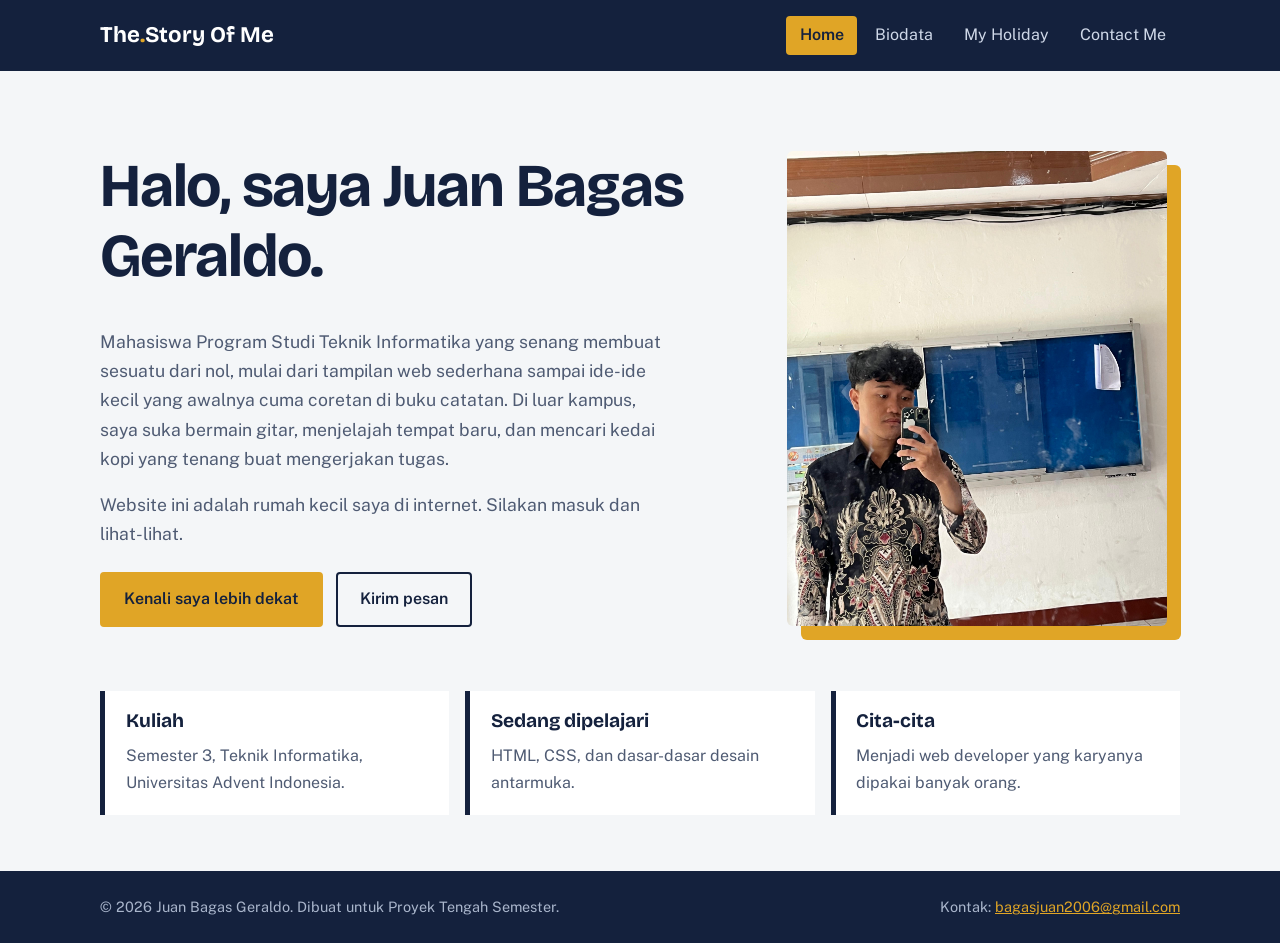
<file: index.html>
<!DOCTYPE html>
<html lang="id">
<head>
  <meta charset="UTF-8">
  <meta name="viewport" content="width=device-width, initial-scale=1">
  <title>Home | Juan Bagas Geraldo</title>
  <link rel="preconnect" href="https://fonts.googleapis.com">
  <link rel="preconnect" href="https://fonts.gstatic.com" crossorigin>
  <link href="https://fonts.googleapis.com/css2?family=Bricolage+Grotesque:wght@600;700&family=Public+Sans:wght@400;600&display=swap" rel="stylesheet">
  <link rel="stylesheet" href="style.css">
</head>
<body>
  <!-- Header & navigasi (sama di semua halaman, menempel di atas saat scroll) -->
  <header class="site-header">
    <div class="wrap">
      <a class="brand" href="index.html">The<span>.</span>Story Of Me</a>
      <nav aria-label="Navigasi utama">
        <ul class="nav">
          <li><a href="index.html" class="active" aria-current="page">Home</a></li>
          <li><a href="biodata.html">Biodata</a></li>
          <li><a href="myHoliday.html">My Holiday</a></li>
          <li><a href="contact.html">Contact Me</a></li>
        </ul>
      </nav>
    </div>
  </header>

  <main>
    <div class="wrap">
      <!-- Hero -->
      <section class="hero" aria-labelledby="judul-hero">
        <div class="hero-text">
          <h1 id="judul-hero">Halo, saya Juan Bagas Geraldo.</h1>
          <p>Mahasiswa Program Studi Teknik Informatika yang senang membuat sesuatu dari nol, mulai dari tampilan web sederhana sampai ide-ide kecil yang awalnya cuma coretan di buku catatan. Di luar kampus, saya suka bermain gitar, menjelajah tempat baru, dan mencari kedai kopi yang tenang buat mengerjakan tugas.</p>
          <p>Website ini adalah rumah kecil saya di internet. Silakan masuk dan lihat-lihat.</p>
          <div class="btn-row">
            <a class="btn btn-main" href="biodata.html">Kenali saya lebih dekat</a>
            <a class="btn btn-line" href="contact.html">Kirim pesan</a>
          </div>
        </div>
        <!-- Foto hero (responsif, tidak overflow) -->
        <figure class="hero-photo">
          <img src="images/outfit-batik.jpeg" alt="Foto Juan Bagas Geraldo mengenakan kemeja batik">
        </figure>
      </section>

      <!-- Ringkasan singkat -->
      <section class="highlights" aria-label="Sekilas tentang saya">
        <div><h3>Kuliah</h3><p>Semester 3, Teknik Informatika, Universitas Advent Indonesia.</p></div>
        <div><h3>Sedang dipelajari</h3><p>HTML, CSS, dan dasar-dasar desain antarmuka.</p></div>
        <div><h3>Cita-cita</h3><p>Menjadi web developer yang karyanya dipakai banyak orang.</p></div>
      </section>
    </div>
  </main>

  <!-- Footer (sama di semua halaman) -->
  <footer class="site-footer">
    <div class="wrap">
      <span>&copy; 2026 Juan Bagas Geraldo. Dibuat untuk Proyek Tengah Semester.</span>
      <span>Kontak: <a href="mailto:bagasjuan2006@gmail.com">bagasjuan2006@gmail.com</a></span>
    </div>
  </footer>
</body>
</html>
</file>
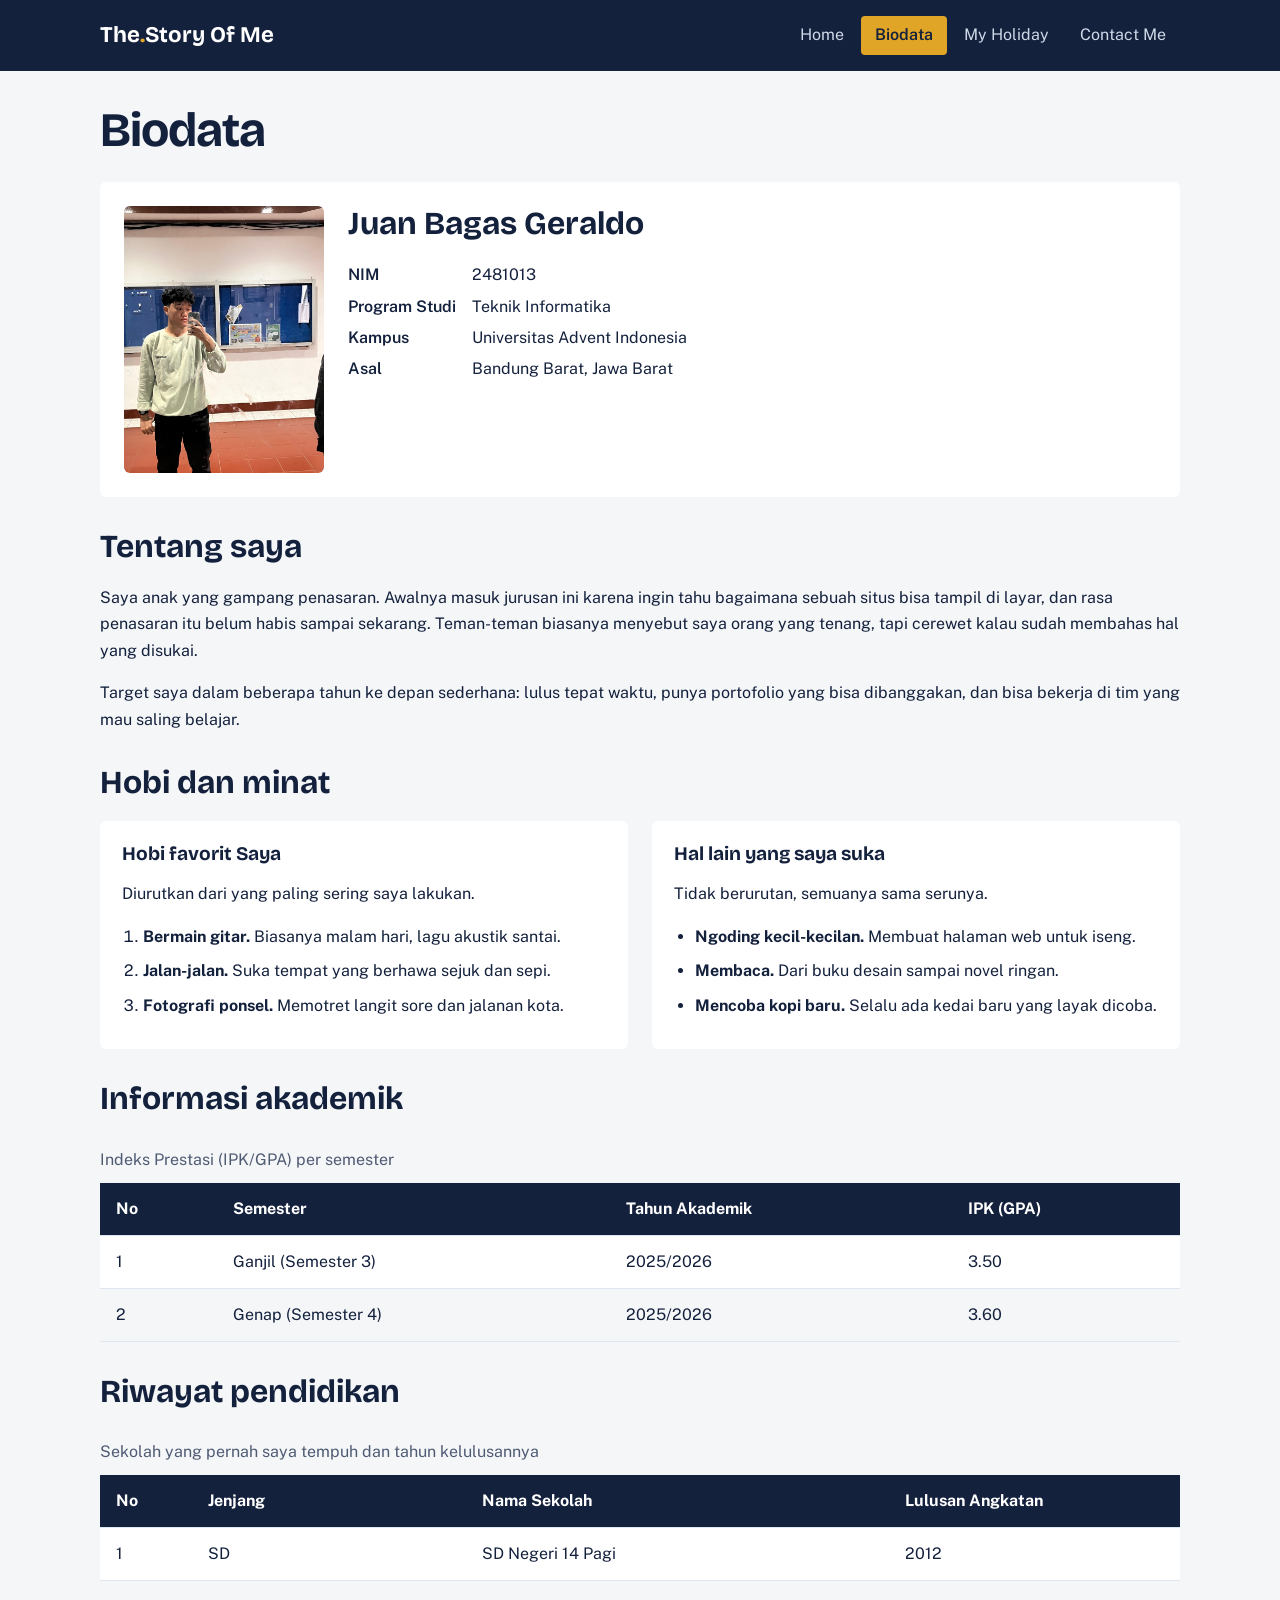
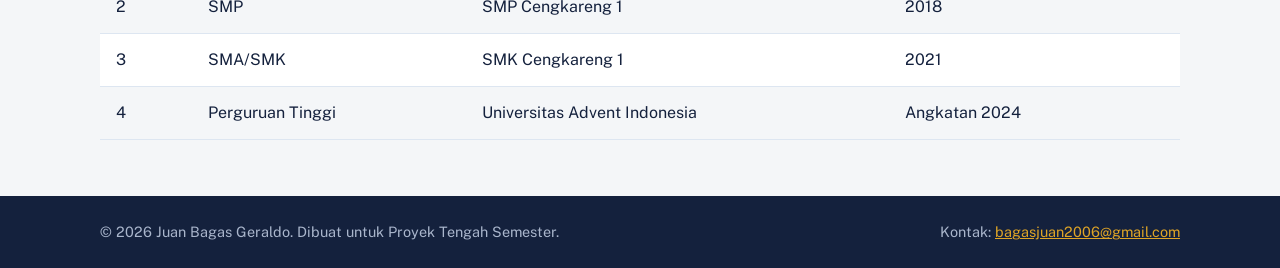
<file: biodata.html>
<!DOCTYPE html>
<html lang="id">
<head>
  <meta charset="UTF-8">
  <meta name="viewport" content="width=device-width, initial-scale=1">
  <title>Biodata | Juan Bagas Geraldo</title>
  <link rel="preconnect" href="https://fonts.googleapis.com">
  <link rel="preconnect" href="https://fonts.gstatic.com" crossorigin>
  <link href="https://fonts.googleapis.com/css2?family=Bricolage+Grotesque:wght@600;700&family=Public+Sans:wght@400;600&display=swap" rel="stylesheet">
  <link rel="stylesheet" href="style.css">
</head>
<body>
  <!-- Header & navigasi (sama di semua halaman, menempel di atas saat scroll) -->
  <header class="site-header">
    <div class="wrap">
      <a class="brand" href="index.html">The<span>.</span>Story Of Me</a>
      <nav aria-label="Navigasi utama">
        <ul class="nav">
          <li><a href="index.html">Home</a></li>
          <li><a href="biodata.html" class="active" aria-current="page">Biodata</a></li>
          <li><a href="myHoliday.html">My Holiday</a></li>
          <li><a href="contact.html">Contact Me</a></li>
        </ul>
      </nav>
    </div>
  </header>

  <main>
    <div class="wrap">
      <h2 class="page-title big">Biodata</h2>

      <!-- Profil utama (foto rasio 3:4, lebar maks 200px) -->
      <article class="profile">
        <img class="profile-photo" src="images/profile.jpeg" alt="Pas foto Juan Bagas Geraldo" width="600" height="800">
        <div>
          <h2>Juan Bagas Geraldo</h2>
          <dl class="data-list">
            <dt>NIM</dt><dd>2481013</dd>
            <dt>Program Studi</dt><dd>Teknik Informatika</dd>
            <dt>Kampus</dt><dd>Universitas Advent Indonesia</dd>
            <dt>Asal</dt><dd>Bandung Barat, Jawa Barat</dd>
          </dl>
        </div>
      </article>

      <!-- Biografi -->
      <section class="section-box">
        <h2>Tentang saya</h2>
        <p>Saya anak yang gampang penasaran. Awalnya masuk jurusan ini karena ingin tahu bagaimana sebuah situs bisa tampil di layar, dan rasa penasaran itu belum habis sampai sekarang. Teman-teman biasanya menyebut saya orang yang tenang, tapi cerewet kalau sudah membahas hal yang disukai.</p>
        <p>Target saya dalam beberapa tahun ke depan sederhana: lulus tepat waktu, punya portofolio yang bisa dibanggakan, dan bisa bekerja di tim yang mau saling belajar.</p>
      </section>

      <!-- Hobi (ordered & unordered list) -->
      <section class="section-box">
        <h2>Hobi dan minat</h2>
        <div class="two-col">
          <div class="card">
            <h3>Hobi favorit Saya</h3>
            <p>Diurutkan dari yang paling sering saya lakukan.</p>
            <ol>
              <li><strong>Bermain gitar.</strong> Biasanya malam hari, lagu akustik santai.</li>
              <li><strong>Jalan-jalan.</strong> Suka tempat yang berhawa sejuk dan sepi.</li>
              <li><strong>Fotografi ponsel.</strong> Memotret langit sore dan jalanan kota.</li>
            </ol>
          </div>
          <div class="card">
            <h3>Hal lain yang saya suka</h3>
            <p>Tidak berurutan, semuanya sama serunya.</p>
            <ul>
              <li><strong>Ngoding kecil-kecilan.</strong> Membuat halaman web untuk iseng.</li>
              <li><strong>Membaca.</strong> Dari buku desain sampai novel ringan.</li>
              <li><strong>Mencoba kopi baru.</strong> Selalu ada kedai baru yang layak dicoba.</li>
            </ul>
          </div>
        </div>
      </section>

      <!-- Akademik: Semester Ganjil & Genap TA 2025/2026 -->
      <section class="section-box">
        <h2>Informasi akademik</h2>
        <div class="table-scroll">
          <table>
            <caption>Indeks Prestasi (IPK/GPA) per semester</caption>
            <thead>
              <tr><th scope="col">No</th><th scope="col">Semester</th><th scope="col">Tahun Akademik</th><th scope="col">IPK (GPA)</th></tr>
            </thead>
            <tbody>
              <!-- TODO: ganti angka GPA dengan nilai asli kamu -->
              <tr><td>1</td><td>Ganjil (Semester 3)</td><td>2025/2026</td><td>3.50</td></tr>
              <tr><td>2</td><td>Genap (Semester 4)</td><td>2025/2026</td><td>3.60</td></tr>
            </tbody>
          </table>
        </div>
      </section>

      <!-- Riwayat pendidikan -->
      <section class="section-box">
        <h2>Riwayat pendidikan</h2>
        <div class="table-scroll">
          <table>
            <caption>Sekolah yang pernah saya tempuh dan tahun kelulusannya</caption>
            <thead>
              <tr><th scope="col">No</th><th scope="col">Jenjang</th><th scope="col">Nama Sekolah</th><th scope="col">Lulusan Angkatan</th></tr>
            </thead>
            <tbody>
              <tr><td>1</td><td>SD</td><td>SD Negeri 14 Pagi</td><td>2012</td></tr>
              <tr><td>2</td><td>SMP</td><td>SMP Cengkareng 1</td><td>2018</td></tr>
              <tr><td>3</td><td>SMA/SMK</td><td>SMK Cengkareng 1</td><td>2021</td></tr>
              <tr><td>4</td><td>Perguruan Tinggi</td><td>Universitas Advent Indonesia</td><td>Angkatan 2024</td></tr>
            </tbody>
          </table>
        </div>
      </section>
    </div>
  </main>

  <!-- Footer (sama di semua halaman) -->
  <footer class="site-footer">
    <div class="wrap">
      <span>&copy; 2026 Juan Bagas Geraldo. Dibuat untuk Proyek Tengah Semester.</span>
      <span>Kontak: <a href="mailto:bagasjuan2006@gmail.com">bagasjuan2006@gmail.com</a></span>
    </div>
  </footer>
</body>
</html>
</file>
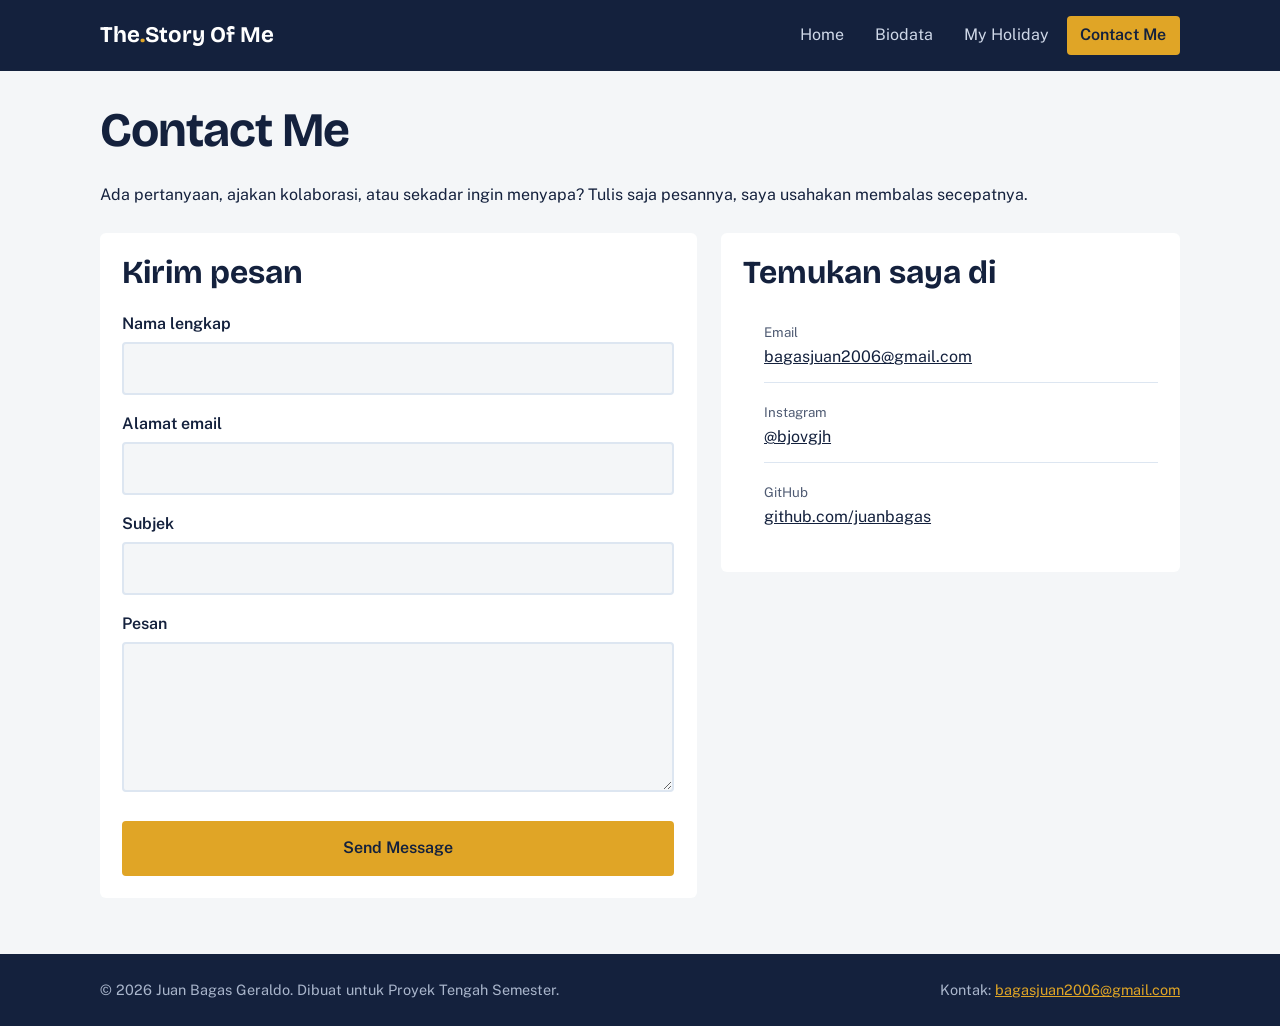
<file: contact.html>
<!DOCTYPE html>
<html lang="id">
<head>
  <meta charset="UTF-8">
  <meta name="viewport" content="width=device-width, initial-scale=1">
  <title>Contact Me | Juan Bagas Geraldo</title>
  <link rel="preconnect" href="https://fonts.googleapis.com">
  <link rel="preconnect" href="https://fonts.gstatic.com" crossorigin>
  <link href="https://fonts.googleapis.com/css2?family=Bricolage+Grotesque:wght@600;700&family=Public+Sans:wght@400;600&display=swap" rel="stylesheet">
  <link rel="stylesheet" href="style.css">
</head>
<body>
  <!-- Header & navigasi (sama di semua halaman, menempel di atas saat scroll) -->
  <header class="site-header">
    <div class="wrap">
      <a class="brand" href="index.html">The<span>.</span>Story Of Me</a>
      <nav aria-label="Navigasi utama">
        <ul class="nav">
          <li><a href="index.html">Home</a></li>
          <li><a href="biodata.html">Biodata</a></li>
          <li><a href="myHoliday.html">My Holiday</a></li>
          <li><a href="contact.html" class="active" aria-current="page">Contact Me</a></li>
        </ul>
      </nav>
    </div>
  </header>

  <main>
    <div class="wrap">
      <h2 class="page-title big">Contact Me</h2>
      <p>Ada pertanyaan, ajakan kolaborasi, atau sekadar ingin menyapa? Tulis saja pesannya, saya usahakan membalas secepatnya.</p>

      <div class="contact-grid">
        <!-- Formulir: membuka aplikasi email lewat mailto -->
        <section class="card form-card" aria-labelledby="judul-form">
          <h2 id="judul-form">Kirim pesan</h2>
          <form action="mailto:bagasjuan2006@gmail.com" method="post" enctype="text/plain">
            <label for="nama">Nama lengkap</label>
            <input type="text" id="nama" name="nama" minlength="3" required autocomplete="name">

            <label for="email">Alamat email</label>
            <input type="email" id="email" name="email" required autocomplete="email">

            <label for="subjek">Subjek</label>
            <input type="text" id="subjek" name="subjek" minlength="3" required>

            <label for="pesan">Pesan</label>
            <textarea id="pesan" name="pesan" minlength="10" required></textarea>

            <button type="submit" class="btn btn-main">Send Message</button>
          </form>
        </section>

        <!-- Info kontak -->
        <aside class="card" aria-labelledby="judul-info">
          <h2 id="judul-info">Temukan saya di</h2>
          <ul class="contact-list">
            <li><small>Email</small><a href="mailto:bagasjuan2006@gmail.com">bagasjuan2006@gmail.com</a></li>
            <li><small>Instagram</small><a href="https://www.instagram.com/bjovgjh" target="_blank" rel="noopener">@bjovgjh</a></li>
            <li><small>GitHub</small><a href="https://github.com/juanbagas" target="_blank" rel="noopener">github.com/juanbagas</a></li>
          </ul>
        </aside>
      </div>
    </div>
  </main>

  <!-- Footer (sama di semua halaman) -->
  <footer class="site-footer">
    <div class="wrap">
      <span>&copy; 2026 Juan Bagas Geraldo. Dibuat untuk Proyek Tengah Semester.</span>
      <span>Kontak: <a href="mailto:bagasjuan2006@gmail.com">bagasjuan2006@gmail.com</a></span>
    </div>
  </footer>
</body>
</html>
</file>
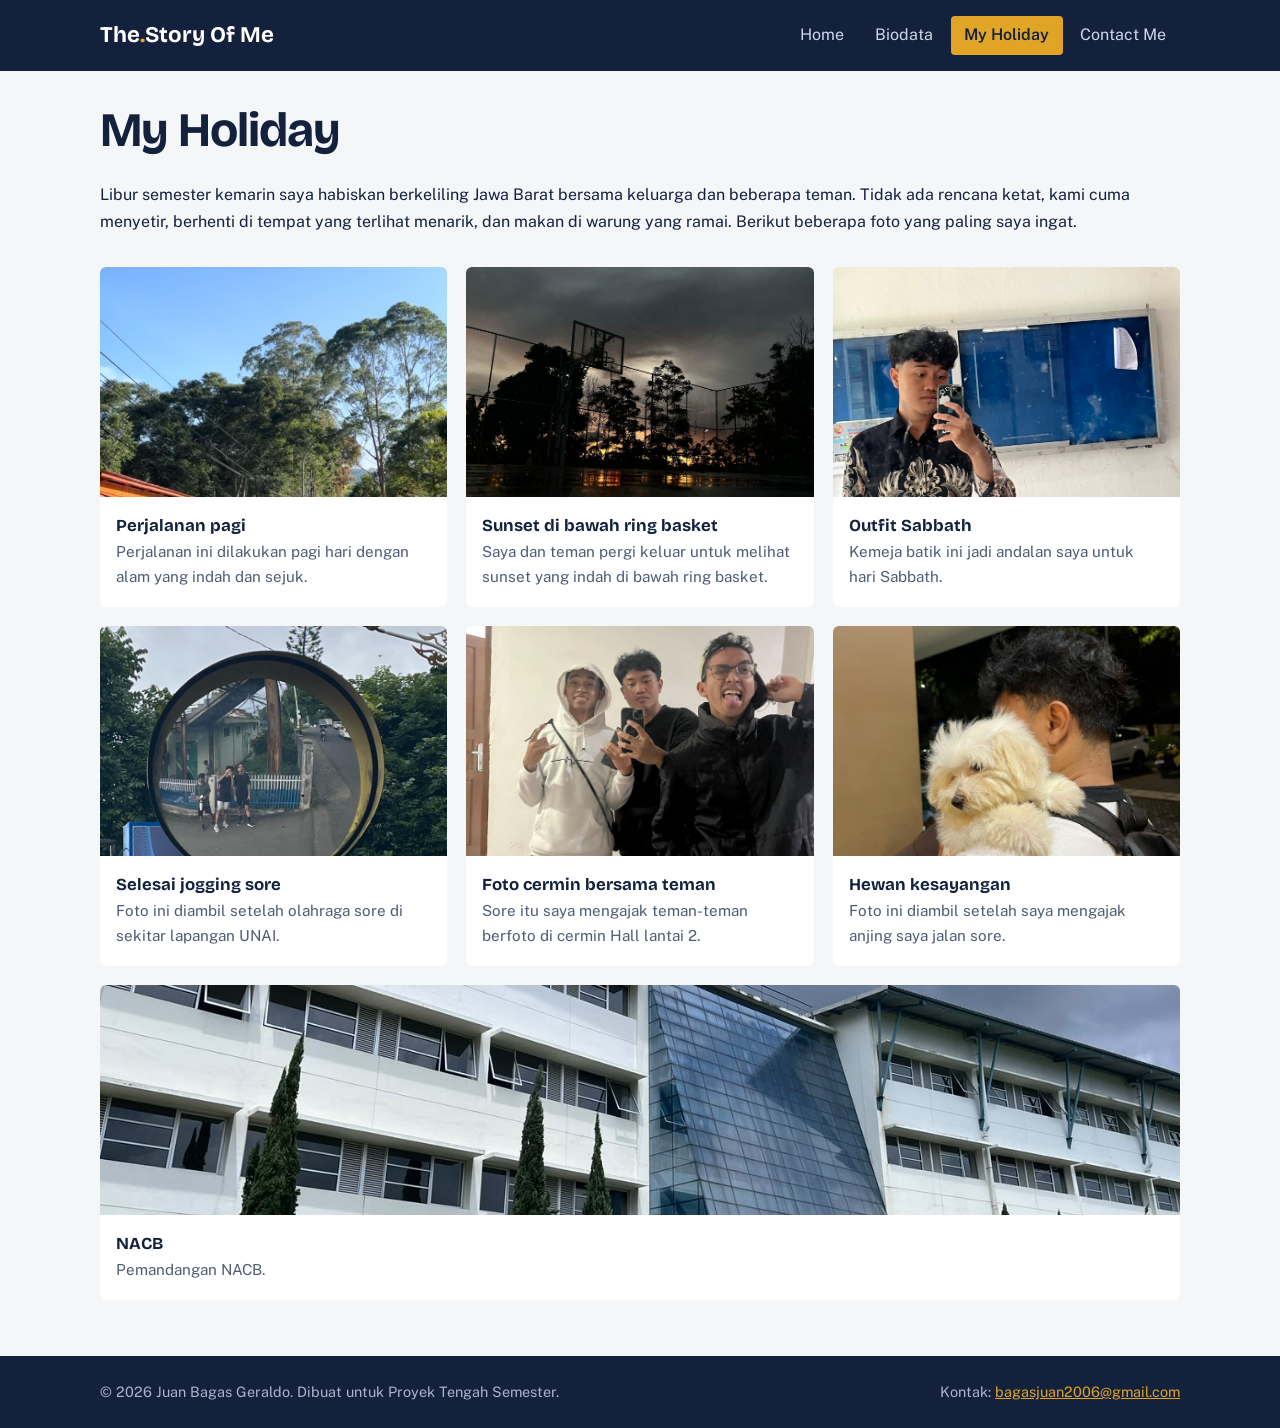
<file: myHoliday.html>
<!DOCTYPE html>
<html lang="id">
<head>
  <meta charset="UTF-8">
  <meta name="viewport" content="width=device-width, initial-scale=1">
  <title>My Holiday | Juan Bagas Geraldo</title>
  <link rel="preconnect" href="https://fonts.googleapis.com">
  <link rel="preconnect" href="https://fonts.gstatic.com" crossorigin>
  <link href="https://fonts.googleapis.com/css2?family=Bricolage+Grotesque:wght@600;700&family=Public+Sans:wght@400;600&display=swap" rel="stylesheet">
  <link rel="stylesheet" href="style.css">
</head>
<body>
  <!-- Header & navigasi (sama di semua halaman, menempel di atas saat scroll) -->
  <header class="site-header">
    <div class="wrap">
      <a class="brand" href="index.html">The<span>.</span>Story Of Me</a>
      <nav aria-label="Navigasi utama">
        <ul class="nav">
          <li><a href="index.html">Home</a></li>
          <li><a href="biodata.html">Biodata</a></li>
          <li><a href="myHoliday.html" class="active" aria-current="page">My Holiday</a></li>
          <li><a href="contact.html">Contact Me</a></li>
        </ul>
      </nav>
    </div>
  </header>

  <main>
    <div class="wrap">
      <h2 class="page-title big">My Holiday</h2>
      <p>Libur semester kemarin saya habiskan berkeliling Jawa Barat bersama keluarga dan beberapa teman. Tidak ada rencana ketat, kami cuma menyetir, berhenti di tempat yang terlihat menarik, dan makan di warung yang ramai. Berikut beberapa foto yang paling saya ingat.</p>

      <!-- Galeri: Flexbox (display:flex, flex-wrap, justify-content, align-items, gap) -->
      <ul class="gallery">
        <li><figure><img src="images/perjalanan-pagi.jpeg" alt="Jalan raya berpepohonan rindang di bawah langit biru saat perjalanan pagi" loading="lazy"><figcaption><strong>Perjalanan pagi</strong>Perjalanan ini dilakukan pagi hari dengan alam yang indah dan sejuk.</figcaption></figure></li>
        <li><figure><img src="images/sunset-ring-basket.jpeg" alt="Siluet ring basket dengan langit senja di lapangan UNAI" loading="lazy"><figcaption><strong>Sunset di bawah ring basket</strong>Saya dan teman pergi keluar untuk melihat sunset yang indah di bawah ring basket.</figcaption></figure></li>
        <li><figure><img src="images/outfit-batik.jpeg" alt="Juan berfoto di cermin memakai kemeja batik hitam" loading="lazy"><figcaption><strong>Outfit Sabbath</strong>Kemeja batik ini jadi andalan saya untuk hari Sabbath.</figcaption></figure></li>
        <li><figure><img src="images/selesai-jogging.jpeg" alt="Tiga orang berdiri di depan cermin cembung di pinggir jalan setelah jogging" loading="lazy"><figcaption><strong>Selesai jogging sore</strong>Foto ini diambil setelah olahraga sore di sekitar lapangan UNAI.</figcaption></figure></li>
        <li><figure><img src="images/foto-cermin-teman.jpeg" alt="Juan berfoto bersama dua teman di depan cermin" loading="lazy"><figcaption><strong>Foto cermin bersama teman</strong>Sore itu saya mengajak teman-teman berfoto di cermin Hall lantai 2.</figcaption></figure></li>
        <li><figure><img src="images/anjing-kesayangan.jpeg" alt="Anjing putih berbulu lebat digendong di bahu pemiliknya" loading="lazy"><figcaption><strong>Hewan kesayangan</strong>Foto ini diambil setelah saya mengajak anjing saya jalan sore.</figcaption></figure></li>
        <li><figure><img src="images/unai.jpeg" alt="unai" loading="lazy"><figcaption><strong>NACB</strong>Pemandangan NACB.</figcaption></figure></li>
      </ul>
    </div>
  </main>

  <!-- Footer (sama di semua halaman) -->
  <footer class="site-footer">
    <div class="wrap">
      <span>&copy; 2026 Juan Bagas Geraldo. Dibuat untuk Proyek Tengah Semester.</span>
      <span>Kontak: <a href="mailto:bagasjuan2006@gmail.com">bagasjuan2006@gmail.com</a></span>
    </div>
  </footer>
</body>
</html>
</file>
<file: style.css>
/* ===== Variabel warna & font ===== */
:root{
  --ink:#14213d; --paper:#f4f6f8; --white:#fff;
  --accent:#e0a526; --accent-dark:#b8820f;
  --soft:#dde6f1; --muted:#4f5b73;
  --f-head:'Bricolage Grotesque',Georgia,serif;
  --f-body:'Public Sans',Arial,sans-serif;
}
*,*::before,*::after{box-sizing:border-box}
html{scroll-behavior:smooth}
body{margin:0;font-family:var(--f-body);color:var(--ink);background:var(--paper);line-height:1.65;display:flex;flex-direction:column;min-height:100vh}
img{max-width:100%;height:auto;display:block}
h1,h2,h3{font-family:var(--f-head);line-height:1.15;margin:0 0 .6em}
h1{font-size:clamp(2.2rem,7vw,3.8rem);letter-spacing:-.02em}
h2{font-size:clamp(1.5rem,4vw,2rem)}
h3{font-size:1.2rem}
a{color:var(--ink)}
a:focus-visible,button:focus-visible,input:focus-visible,textarea:focus-visible{outline:3px solid var(--accent);outline-offset:2px}
.wrap{width:min(1080px,100% - 2rem);margin-inline:auto}
main{flex:1;padding:2rem 0 3.5rem}

/* ===== Header & navigasi (sama di semua halaman) ===== */
.site-header{background:var(--ink);color:var(--white);position:sticky;top:0;z-index:10}
.site-header .wrap{display:flex;flex-direction:column;gap:.6rem;padding:1rem 0}
.brand{font-family:var(--f-head);font-size:1.4rem;font-weight:700;color:var(--white);text-decoration:none}
.brand span{color:var(--accent)}
.nav{display:flex;flex-wrap:wrap;gap:.25rem;list-style:none;margin:0;padding:0}
.nav a{display:block;padding:.4rem .85rem;color:#cfd8e8;text-decoration:none;border-radius:4px}
.nav a:hover{background:rgba(255,255,255,.1);color:var(--white)}
.nav a.active{background:var(--accent);color:var(--ink);font-weight:600}

/* ===== Footer ===== */
.site-footer{background:var(--ink);color:#aab6cc;padding:1.5rem 0;font-size:.9rem}
.site-footer .wrap{display:flex;flex-direction:column;gap:.3rem}
.site-footer a{color:var(--accent)}

/* ===== Tombol ===== */
.btn{display:inline-block;padding:.75rem 1.4rem;border-radius:4px;font-weight:600;text-decoration:none;border:2px solid var(--ink);cursor:pointer;font:inherit;font-weight:600}
.btn-main{background:var(--accent);border-color:var(--accent);color:var(--ink)}
.btn-main:hover{background:var(--accent-dark);border-color:var(--accent-dark);color:var(--white)}
.btn-line{background:transparent;color:var(--ink)}
.btn-line:hover{background:var(--ink);color:var(--white)}
.btn-row{display:flex;flex-wrap:wrap;gap:.8rem;margin-top:1.5rem}

/* ===== Hero (beranda) ===== */
.hero{display:grid;gap:2rem;align-items:center;padding:1.5rem 0 1rem}
.hero-text p{max-width:52ch;color:var(--muted);font-size:1.1rem}
.hero-photo{position:relative;justify-self:center;width:min(100%,380px);margin:0}
.hero-photo::before{content:"";position:absolute;inset:14px -14px -14px 14px;background:var(--accent);border-radius:6px;z-index:0}
.hero-photo img{position:relative;z-index:1;width:100%;aspect-ratio:4/5;object-fit:cover;object-position:top;border-radius:6px}
.highlights{display:grid;gap:1rem;margin-top:3rem}
.highlights div{background:var(--white);padding:1.2rem 1.3rem;border-left:5px solid var(--ink)}
.highlights p{margin:0;color:var(--muted)}

/* ===== Biodata ===== */
.page-title{margin-bottom:1.5rem}
.page-title.big{font-size:clamp(2rem,6vw,3rem);letter-spacing:-.02em}
.profile{display:grid;gap:1.5rem;background:var(--white);padding:1.5rem;border-radius:6px}
.profile-photo{width:100%;max-width:200px;aspect-ratio:3/4;object-fit:cover;object-position:top;border-radius:6px}
.data-list{display:grid;grid-template-columns:auto 1fr;gap:.3rem 1rem;margin:1rem 0 0}
.data-list dt{font-weight:600}
.data-list dd{margin:0}
.section-box{margin-top:2rem}
.two-col{display:grid;gap:1.5rem}
.card{background:var(--white);padding:1.4rem;border-radius:6px}
.card ul,.card ol{margin:.5rem 0 0;padding-left:1.3rem}
.card li{margin-bottom:.5rem}
.table-scroll{overflow-x:auto}
table{width:100%;border-collapse:collapse;background:var(--white)}
caption{text-align:left;padding:.6rem 0;color:var(--muted)}
th,td{padding:.8rem 1rem;text-align:left;border-bottom:1px solid var(--soft)}
thead th{background:var(--ink);color:var(--white)}
tbody tr:nth-child(even){background:var(--paper)}

/* ===== Galeri liburan (Flexbox) ===== */
.gallery{display:flex;flex-wrap:wrap;justify-content:center;align-items:stretch;gap:1.2rem;margin:2rem 0 0;padding:0;list-style:none}
.gallery li{display:contents}
.gallery figure{flex:1 1 100%;margin:0;background:var(--white);border-radius:6px;overflow:hidden;display:flex;flex-direction:column}
.gallery img{width:100%;height:230px;object-fit:cover}
.gallery figcaption{padding:.9rem 1rem 1.1rem;font-size:.95rem;color:var(--muted)}
.gallery figcaption strong{display:block;color:var(--ink);font-family:var(--f-head);font-size:1.05rem}

/* ===== Kontak ===== */
.contact-grid{display:grid;gap:1.5rem;margin-top:1.5rem}
.form-card label{display:block;font-weight:600;margin:1rem 0 .3rem}
.form-card input,.form-card textarea{width:100%;padding:.7rem .8rem;font:inherit;border:2px solid var(--soft);border-radius:4px;background:var(--paper)}
.form-card input:focus,.form-card textarea:focus{border-color:var(--ink)}
.form-card textarea{min-height:150px;resize:vertical}
.form-card .btn{margin-top:1.3rem;width:100%}
.contact-list{list-style:none;padding:0;margin:.5rem 0 0}
.contact-list li{padding:.7rem 0;border-bottom:1px solid var(--soft)}
.contact-list li:last-child{border:0}
.contact-list small{display:block;color:var(--muted)}
.contact-list a{overflow-wrap:anywhere}

/* ===== Tablet ===== */
@media (min-width:600px){
  .site-header .wrap{flex-direction:row;justify-content:space-between;align-items:center}
  .gallery figure{flex-basis:calc(50% - .6rem)}
  .highlights{grid-template-columns:repeat(3,1fr)}
  .profile{grid-template-columns:200px 1fr;align-items:start}
  .site-footer .wrap{flex-direction:row;justify-content:space-between}
}
/* ===== Desktop ===== */
@media (min-width:900px){
  .hero{grid-template-columns:1.2fr .8fr;gap:4rem;padding-top:3rem}
  .gallery figure{flex-basis:calc(33.333% - .8rem)}
  .two-col{grid-template-columns:1fr 1fr}
  .contact-grid{grid-template-columns:1.3fr 1fr;align-items:start}
}
</file>
